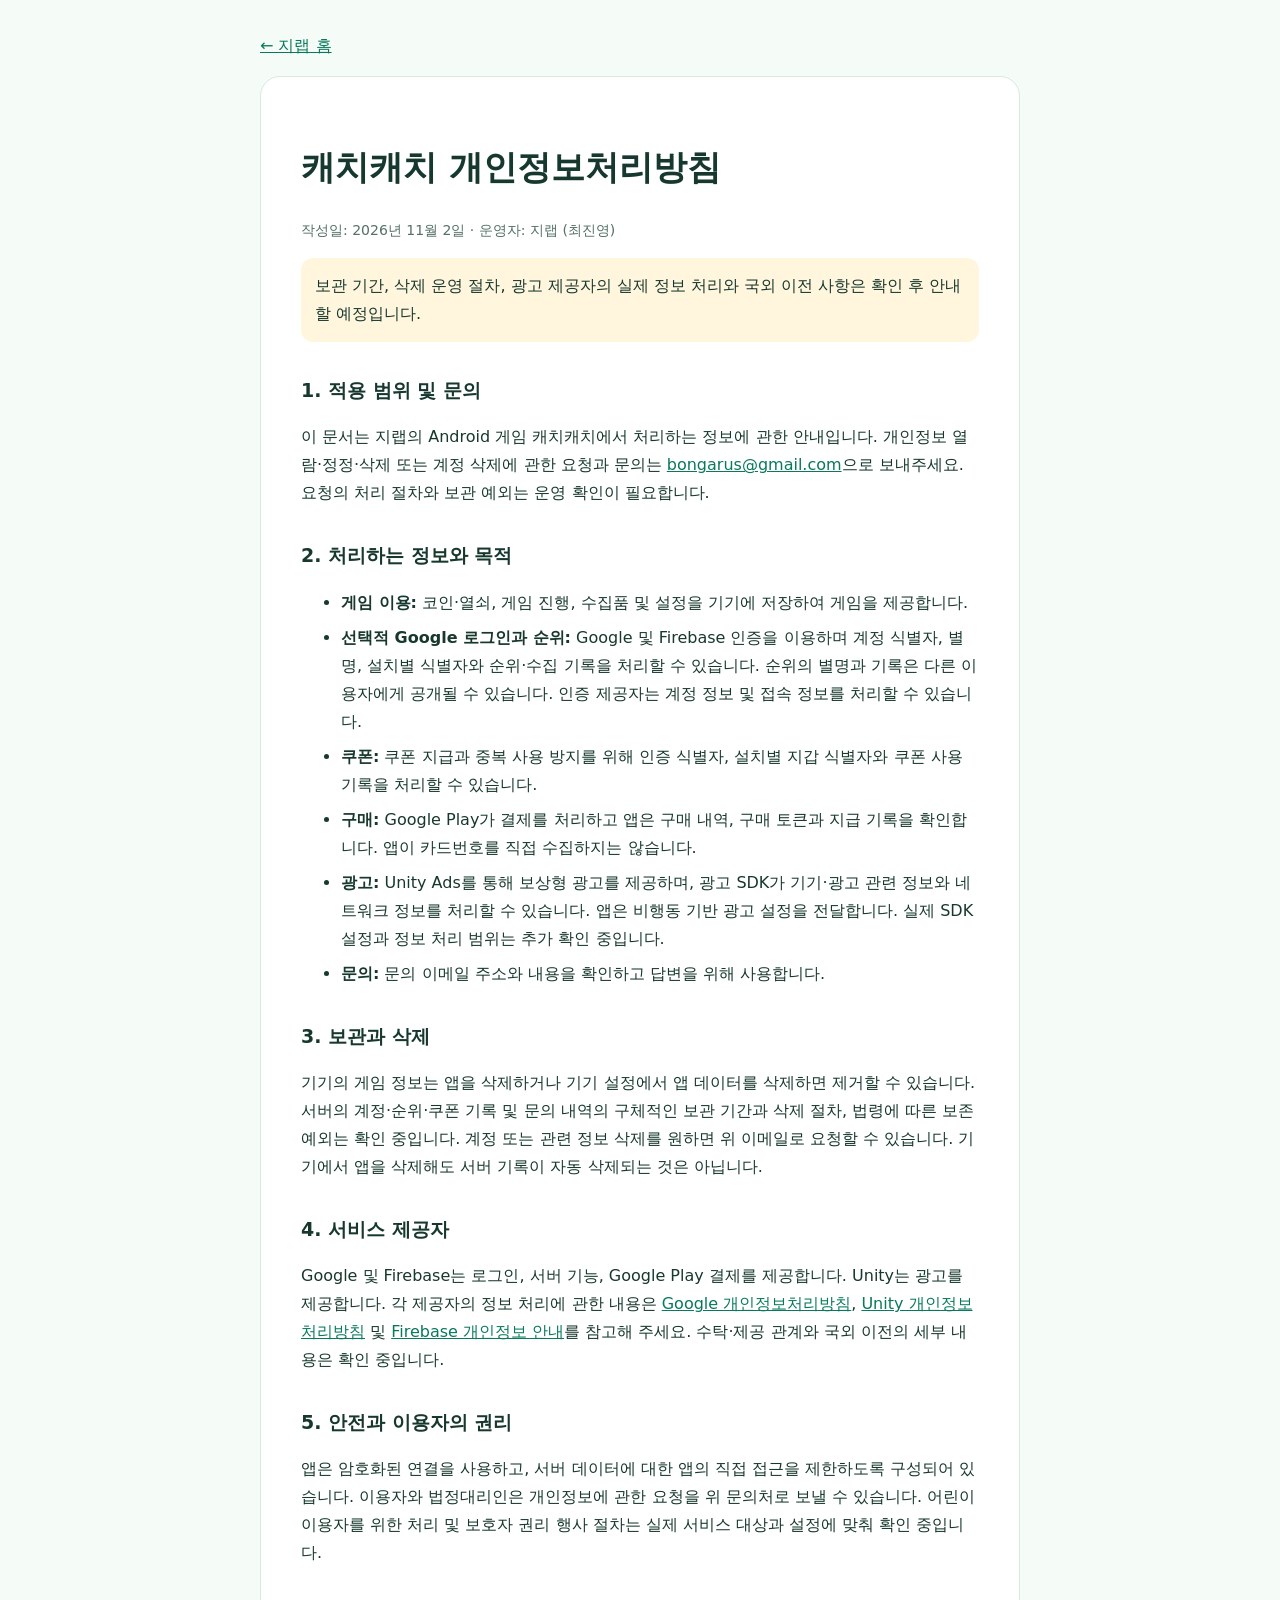
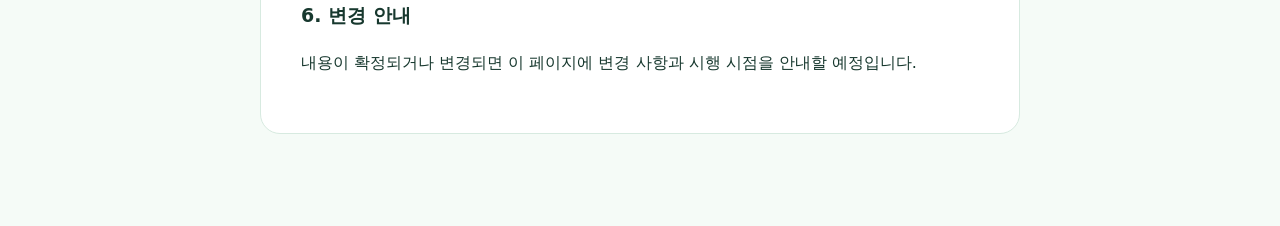
<file: privacy-totocatch.html>
<!doctype html>
<html lang="ko"><head><meta charset="utf-8"><meta name="viewport" content="width=device-width, initial-scale=1"><meta name="description" content="캐치캐치 개인정보처리방침"><title>캐치캐치 개인정보처리방침 | 지랩</title><link rel="icon" href="/favicon.ico"><style>body{margin:0;background:#f5fbf7;color:#17382e;font:16px/1.75 system-ui,sans-serif}main{max-width:760px;margin:32px auto;padding:0 20px 60px}article{background:#fff;border:1px solid #d7eae0;border-radius:20px;padding:clamp(20px,5vw,40px)}h1{font-size:clamp(25px,5vw,34px);line-height:1.3}h2{font-size:19px;margin-top:32px}a{color:#08795c;overflow-wrap:anywhere}.notice{background:#fff6dd;border-radius:12px;padding:14px}.meta{color:#557166;font-size:14px}li{margin:7px 0}</style></head><body><main><p><a href="/">← 지랩 홈</a></p><article><h1>캐치캐치 개인정보처리방침</h1><p class="meta">작성일: 2026년 11월 2일 · 운영자: 지랩 (최진영)</p><p class="notice">보관 기간, 삭제 운영 절차, 광고 제공자의 실제 정보 처리와 국외 이전 사항은 확인 후 안내할 예정입니다.</p>
<h2>1. 적용 범위 및 문의</h2><p>이 문서는 지랩의 Android 게임 캐치캐치에서 처리하는 정보에 관한 안내입니다. 개인정보 열람·정정·삭제 또는 계정 삭제에 관한 요청과 문의는 <a href="mailto:bongarus@gmail.com?subject=%5B%EC%BA%90%EC%B9%98%EC%BA%90%EC%B9%98%5D%20%EA%B0%9C%EC%9D%B8%EC%A0%95%EB%B3%B4%20%EB%AC%B8%EC%9D%98">bongarus@gmail.com</a>으로 보내주세요. 요청의 처리 절차와 보관 예외는 운영 확인이 필요합니다.</p>
<h2>2. 처리하는 정보와 목적</h2><ul><li><strong>게임 이용:</strong> 코인·열쇠, 게임 진행, 수집품 및 설정을 기기에 저장하여 게임을 제공합니다.</li><li><strong>선택적 Google 로그인과 순위:</strong> Google 및 Firebase 인증을 이용하며 계정 식별자, 별명, 설치별 식별자와 순위·수집 기록을 처리할 수 있습니다. 순위의 별명과 기록은 다른 이용자에게 공개될 수 있습니다. 인증 제공자는 계정 정보 및 접속 정보를 처리할 수 있습니다.</li><li><strong>쿠폰:</strong> 쿠폰 지급과 중복 사용 방지를 위해 인증 식별자, 설치별 지갑 식별자와 쿠폰 사용 기록을 처리할 수 있습니다.</li><li><strong>구매:</strong> Google Play가 결제를 처리하고 앱은 구매 내역, 구매 토큰과 지급 기록을 확인합니다. 앱이 카드번호를 직접 수집하지는 않습니다.</li><li><strong>광고:</strong> Unity Ads를 통해 보상형 광고를 제공하며, 광고 SDK가 기기·광고 관련 정보와 네트워크 정보를 처리할 수 있습니다. 앱은 비행동 기반 광고 설정을 전달합니다. 실제 SDK 설정과 정보 처리 범위는 추가 확인 중입니다.</li><li><strong>문의:</strong> 문의 이메일 주소와 내용을 확인하고 답변을 위해 사용합니다.</li></ul>
<h2>3. 보관과 삭제</h2><p>기기의 게임 정보는 앱을 삭제하거나 기기 설정에서 앱 데이터를 삭제하면 제거할 수 있습니다. 서버의 계정·순위·쿠폰 기록 및 문의 내역의 구체적인 보관 기간과 삭제 절차, 법령에 따른 보존 예외는 확인 중입니다. 계정 또는 관련 정보 삭제를 원하면 위 이메일로 요청할 수 있습니다. 기기에서 앱을 삭제해도 서버 기록이 자동 삭제되는 것은 아닙니다.</p>
<h2>4. 서비스 제공자</h2><p>Google 및 Firebase는 로그인, 서버 기능, Google Play 결제를 제공합니다. Unity는 광고를 제공합니다. 각 제공자의 정보 처리에 관한 내용은 <a href="https://policies.google.com/privacy">Google 개인정보처리방침</a>, <a href="https://unity.com/legal/privacy-policy">Unity 개인정보처리방침</a> 및 <a href="https://firebase.google.com/support/privacy">Firebase 개인정보 안내</a>를 참고해 주세요. 수탁·제공 관계와 국외 이전의 세부 내용은 확인 중입니다.</p>
<h2>5. 안전과 이용자의 권리</h2><p>앱은 암호화된 연결을 사용하고, 서버 데이터에 대한 앱의 직접 접근을 제한하도록 구성되어 있습니다. 이용자와 법정대리인은 개인정보에 관한 요청을 위 문의처로 보낼 수 있습니다. 어린이 이용자를 위한 처리 및 보호자 권리 행사 절차는 실제 서비스 대상과 설정에 맞춰 확인 중입니다.</p>
<h2>6. 변경 안내</h2><p>내용이 확정되거나 변경되면 이 페이지에 변경 사항과 시행 시점을 안내할 예정입니다.</p></article></main></body></html>
</file>
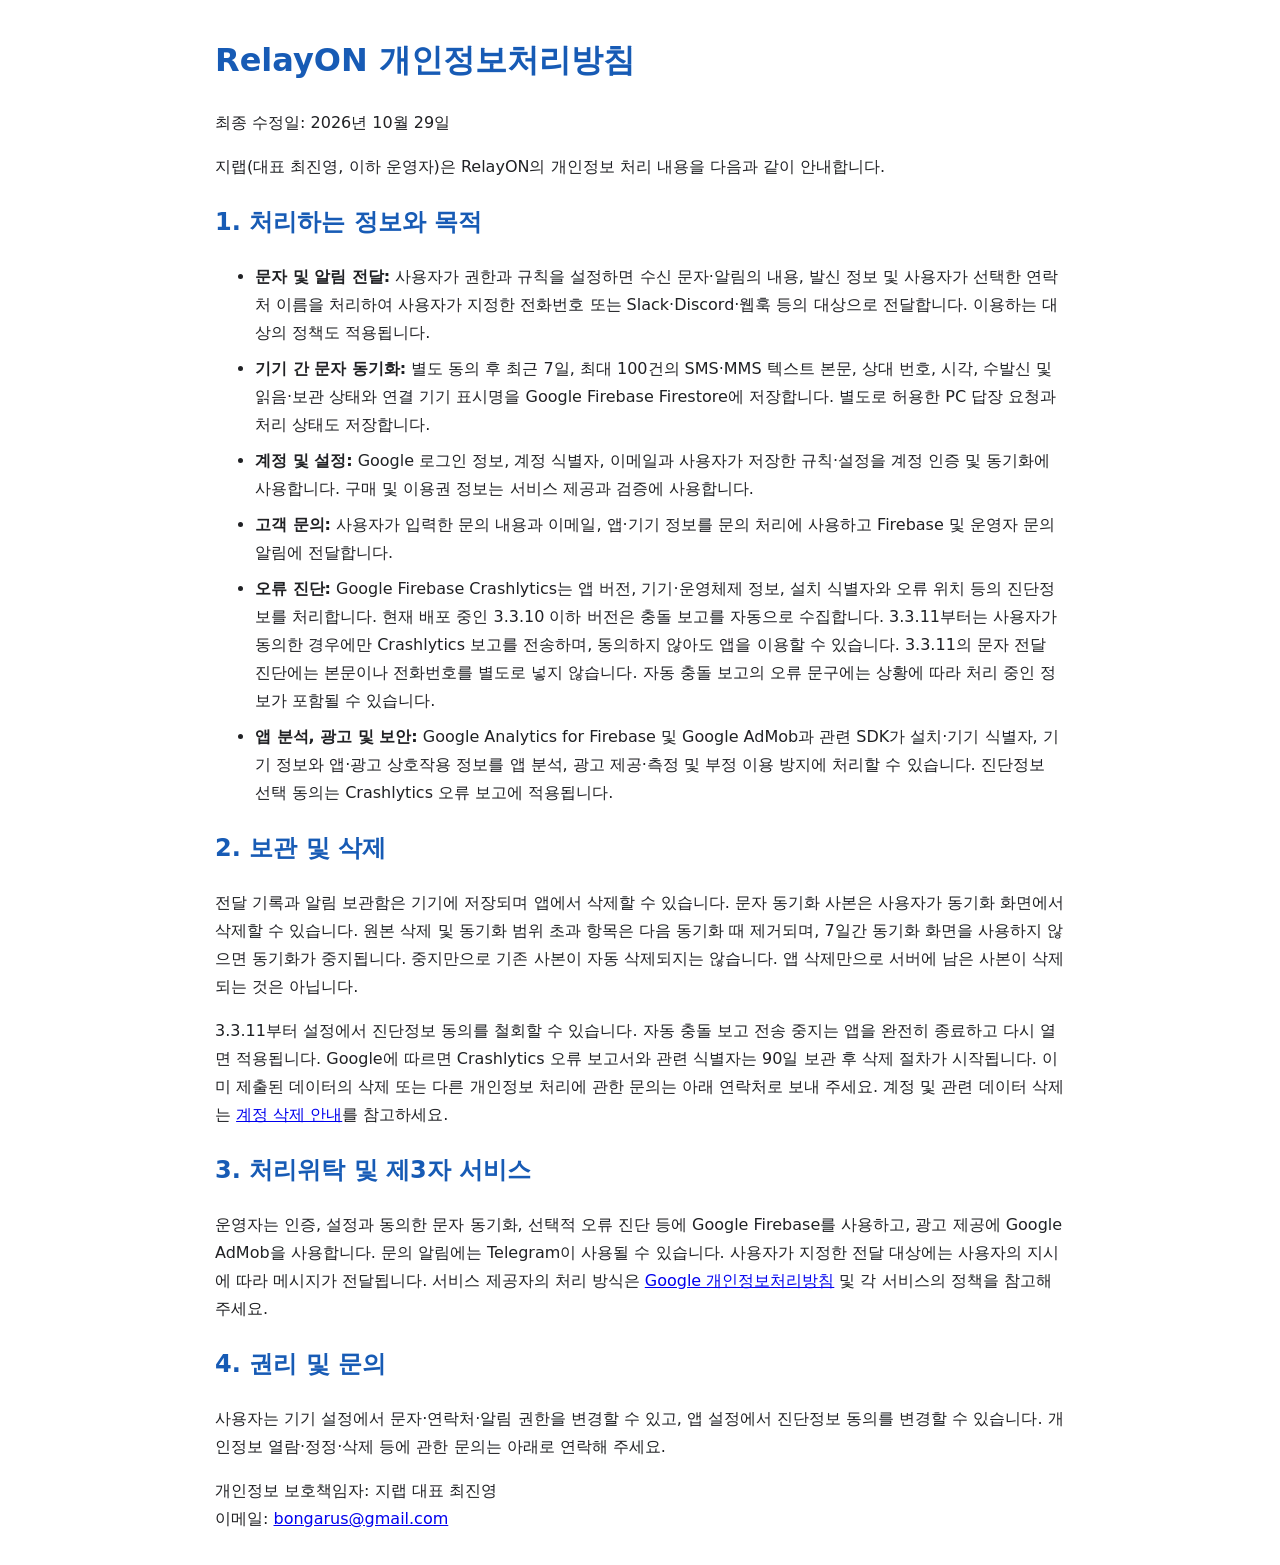
<file: privacy.html>
<!doctype html>
<html lang="ko"><head><meta charset="utf-8"><meta name="viewport" content="width=device-width,initial-scale=1"><title>RelayON 개인정보처리방침</title><style>body{font:16px/1.75 system-ui,sans-serif;max-width:850px;margin:2em auto;padding:0 20px;color:#202124}h1,h2{color:#175bb5}li{margin:.5em 0}</style></head><body>
<h1>RelayON 개인정보처리방침</h1><p>최종 수정일: 2026년 10월 29일</p>
<p>지랩(대표 최진영, 이하 운영자)은 RelayON의 개인정보 처리 내용을 다음과 같이 안내합니다.</p>
<h2>1. 처리하는 정보와 목적</h2><ul>
<li><b>문자 및 알림 전달:</b> 사용자가 권한과 규칙을 설정하면 수신 문자·알림의 내용, 발신 정보 및 사용자가 선택한 연락처 이름을 처리하여 사용자가 지정한 전화번호 또는 Slack·Discord·웹훅 등의 대상으로 전달합니다. 이용하는 대상의 정책도 적용됩니다.</li>
<li><b>기기 간 문자 동기화:</b> 별도 동의 후 최근 7일, 최대 100건의 SMS·MMS 텍스트 본문, 상대 번호, 시각, 수발신 및 읽음·보관 상태와 연결 기기 표시명을 Google Firebase Firestore에 저장합니다. 별도로 허용한 PC 답장 요청과 처리 상태도 저장합니다.</li>
<li><b>계정 및 설정:</b> Google 로그인 정보, 계정 식별자, 이메일과 사용자가 저장한 규칙·설정을 계정 인증 및 동기화에 사용합니다. 구매 및 이용권 정보는 서비스 제공과 검증에 사용합니다.</li>
<li><b>고객 문의:</b> 사용자가 입력한 문의 내용과 이메일, 앱·기기 정보를 문의 처리에 사용하고 Firebase 및 운영자 문의 알림에 전달합니다.</li>
<li><b>오류 진단:</b> Google Firebase Crashlytics는 앱 버전, 기기·운영체제 정보, 설치 식별자와 오류 위치 등의 진단정보를 처리합니다. 현재 배포 중인 3.3.10 이하 버전은 충돌 보고를 자동으로 수집합니다. 3.3.11부터는 사용자가 동의한 경우에만 Crashlytics 보고를 전송하며, 동의하지 않아도 앱을 이용할 수 있습니다. 3.3.11의 문자 전달 진단에는 본문이나 전화번호를 별도로 넣지 않습니다. 자동 충돌 보고의 오류 문구에는 상황에 따라 처리 중인 정보가 포함될 수 있습니다.</li>
<li><b>앱 분석, 광고 및 보안:</b> Google Analytics for Firebase 및 Google AdMob과 관련 SDK가 설치·기기 식별자, 기기 정보와 앱·광고 상호작용 정보를 앱 분석, 광고 제공·측정 및 부정 이용 방지에 처리할 수 있습니다. 진단정보 선택 동의는 Crashlytics 오류 보고에 적용됩니다.</li></ul>
<h2>2. 보관 및 삭제</h2><p>전달 기록과 알림 보관함은 기기에 저장되며 앱에서 삭제할 수 있습니다. 문자 동기화 사본은 사용자가 동기화 화면에서 삭제할 수 있습니다. 원본 삭제 및 동기화 범위 초과 항목은 다음 동기화 때 제거되며, 7일간 동기화 화면을 사용하지 않으면 동기화가 중지됩니다. 중지만으로 기존 사본이 자동 삭제되지는 않습니다. 앱 삭제만으로 서버에 남은 사본이 삭제되는 것은 아닙니다.</p>
<p>3.3.11부터 설정에서 진단정보 동의를 철회할 수 있습니다. 자동 충돌 보고 전송 중지는 앱을 완전히 종료하고 다시 열면 적용됩니다. Google에 따르면 Crashlytics 오류 보고서와 관련 식별자는 90일 보관 후 삭제 절차가 시작됩니다. 이미 제출된 데이터의 삭제 또는 다른 개인정보 처리에 관한 문의는 아래 연락처로 보내 주세요. 계정 및 관련 데이터 삭제는 <a href="https://gist.github.com/bongaru/a979f8a670b65e9d4c66175a83094f72">계정 삭제 안내</a>를 참고하세요.</p>
<h2>3. 처리위탁 및 제3자 서비스</h2><p>운영자는 인증, 설정과 동의한 문자 동기화, 선택적 오류 진단 등에 Google Firebase를 사용하고, 광고 제공에 Google AdMob을 사용합니다. 문의 알림에는 Telegram이 사용될 수 있습니다. 사용자가 지정한 전달 대상에는 사용자의 지시에 따라 메시지가 전달됩니다. 서비스 제공자의 처리 방식은 <a href="https://policies.google.com/privacy">Google 개인정보처리방침</a> 및 각 서비스의 정책을 참고해 주세요.</p>
<h2>4. 권리 및 문의</h2><p>사용자는 기기 설정에서 문자·연락처·알림 권한을 변경할 수 있고, 앱 설정에서 진단정보 동의를 변경할 수 있습니다. 개인정보 열람·정정·삭제 등에 관한 문의는 아래로 연락해 주세요.</p><p>개인정보 보호책임자: 지랩 대표 최진영<br>이메일: <a href="mailto:bongarus@gmail.com">bongarus@gmail.com</a></p></body></html>
</file>
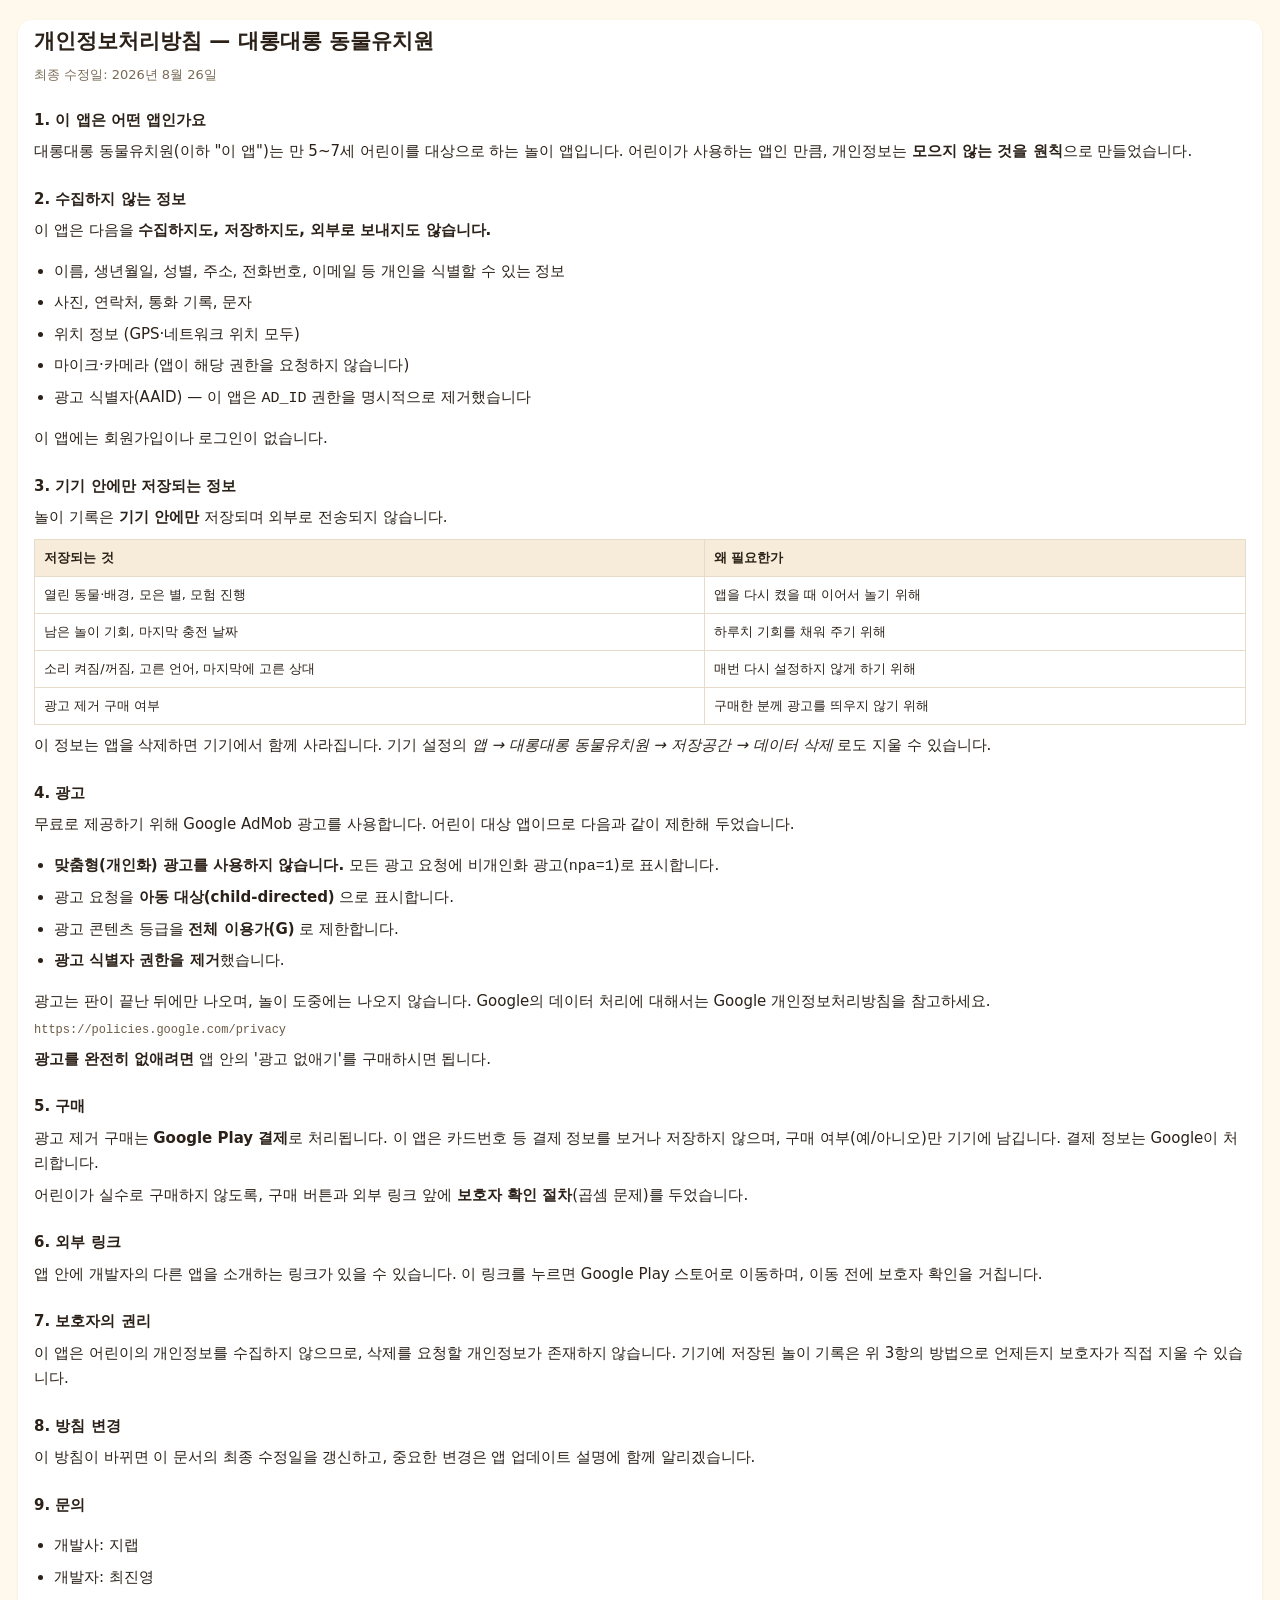
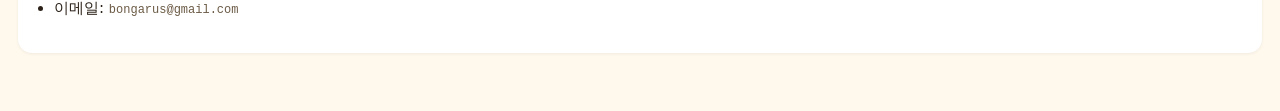
<file: privacy2.html>
<!doctype html>
<html lang="ko">
<head>
<meta charset="utf-8">
<meta name="viewport" content="width=device-width, initial-scale=1, viewport-fit=cover">
<title>Privacy Policy</title>
<style>
  :root { color-scheme: light; }
  body {
    margin: 0; padding: 20px 18px 60px;
    font: 15px/1.7 -apple-system, "Noto Sans KR", system-ui, sans-serif;
    color: #2b2118; background: #FFF8EC;
  }
  h1 { font-size: 21px; margin: 0 0 4px; }
  p.lead { margin: 0 0 20px; color: #7a6a55; font-size: 13px; }
  h2 { font-size: 15px; margin: 22px 0 6px; }
  p, li { margin: 6px 0; }
  ul { padding-left: 20px; }
  table { border-collapse: collapse; width: 100%; margin: 8px 0; font-size: 13px; }
  th, td { border: 1px solid #e6dcc9; padding: 7px 9px; text-align: left; vertical-align: top; }
  th { background: #f6ecd9; font-weight: 700; }
  section { background: #fff; border-radius: 14px; padding: 4px 16px 16px;
            box-shadow: 0 1px 3px rgba(0,0,0,.06); }
  /* 링크는 글자로만 둔다. 아이 손이 닿는 앱이라 문서에서 바깥 웹으로 나가는 길을
     아예 만들지 않는다(앱 쪽 DocScreen도 같은 이유로 바깥 이동을 막는다). */
  .url { font-family: ui-monospace, Menlo, Consolas, monospace; font-size: 12px;
         color: #6b5a45; word-break: break-all; }
  /* 언어는 한 파일 안에 네 벌을 두고 하나만 보여 준다. 파일을 넷으로 나누면
     한 곳을 고칠 때 나머지 셋이 조용히 낡는다 — 방침 문서에서 그건 위험하다. */
  [data-lang] { display: none; }
  [data-lang].on { display: block; }
</style>
<link rel="icon" href="/favicon.ico?v=2" sizes="any">
<link rel="icon" type="image/svg+xml" href="/favicon.svg?v=2">
<link rel="icon" type="image/png" sizes="32x32" href="/favicon-32x32.png?v=2">
<link rel="apple-touch-icon" sizes="180x180" href="/apple-touch-icon.png?v=2">
</head>
<body>

<!-- ============================================================ 한국어 -->
<section data-lang="ko">
  <h1>개인정보처리방침 — 대롱대롱 동물유치원</h1>
  <p class="lead">최종 수정일: 2026년 8월 26일</p>

  <h2>1. 이 앱은 어떤 앱인가요</h2>
  <p>대롱대롱 동물유치원(이하 "이 앱")는 만 5~7세 어린이를 대상으로 하는 놀이 앱입니다.
     어린이가 사용하는 앱인 만큼, 개인정보는 <b>모으지 않는 것을 원칙</b>으로 만들었습니다.</p>

  <h2>2. 수집하지 않는 정보</h2>
  <p>이 앱은 다음을 <b>수집하지도, 저장하지도, 외부로 보내지도 않습니다.</b></p>
  <ul>
    <li>이름, 생년월일, 성별, 주소, 전화번호, 이메일 등 개인을 식별할 수 있는 정보</li>
    <li>사진, 연락처, 통화 기록, 문자</li>
    <li>위치 정보 (GPS·네트워크 위치 모두)</li>
    <li>마이크·카메라 (앱이 해당 권한을 요청하지 않습니다)</li>
    <li>광고 식별자(AAID) — 이 앱은 <code>AD_ID</code> 권한을 명시적으로 제거했습니다</li>
  </ul>
  <p>이 앱에는 회원가입이나 로그인이 없습니다.</p>

  <h2>3. 기기 안에만 저장되는 정보</h2>
  <p>놀이 기록은 <b>기기 안에만</b> 저장되며 외부로 전송되지 않습니다.</p>
  <table>
    <tr><th>저장되는 것</th><th>왜 필요한가</th></tr>
    <tr><td>열린 동물·배경, 모은 별, 모험 진행</td><td>앱을 다시 켰을 때 이어서 놀기 위해</td></tr>
    <tr><td>남은 놀이 기회, 마지막 충전 날짜</td><td>하루치 기회를 채워 주기 위해</td></tr>
    <tr><td>소리 켜짐/꺼짐, 고른 언어, 마지막에 고른 상대</td><td>매번 다시 설정하지 않게 하기 위해</td></tr>
    <tr><td>광고 제거 구매 여부</td><td>구매한 분께 광고를 띄우지 않기 위해</td></tr>
  </table>
  <p>이 정보는 앱을 삭제하면 기기에서 함께 사라집니다.
     기기 설정의 <i>앱 → 대롱대롱 동물유치원 → 저장공간 → 데이터 삭제</i> 로도 지울 수 있습니다.</p>

  <h2>4. 광고</h2>
  <p>무료로 제공하기 위해 Google AdMob 광고를 사용합니다. 어린이 대상 앱이므로 다음과 같이 제한해 두었습니다.</p>
  <ul>
    <li><b>맞춤형(개인화) 광고를 사용하지 않습니다.</b> 모든 광고 요청에 비개인화 광고(<code>npa=1</code>)로 표시합니다.</li>
    <li>광고 요청을 <b>아동 대상(child-directed)</b> 으로 표시합니다.</li>
    <li>광고 콘텐츠 등급을 <b>전체 이용가(G)</b> 로 제한합니다.</li>
    <li><b>광고 식별자 권한을 제거</b>했습니다.</li>
  </ul>
  <p>광고는 판이 끝난 뒤에만 나오며, 놀이 도중에는 나오지 않습니다.
     Google의 데이터 처리에 대해서는 Google 개인정보처리방침을 참고하세요.</p>
  <p class="url">https://policies.google.com/privacy</p>
  <p><b>광고를 완전히 없애려면</b> 앱 안의 '광고 없애기'를 구매하시면 됩니다.</p>

  <h2>5. 구매</h2>
  <p>광고 제거 구매는 <b>Google Play 결제</b>로 처리됩니다. 이 앱은 카드번호 등 결제 정보를 보거나
     저장하지 않으며, 구매 여부(예/아니오)만 기기에 남깁니다. 결제 정보는 Google이 처리합니다.</p>
  <p>어린이가 실수로 구매하지 않도록, 구매 버튼과 외부 링크 앞에 <b>보호자 확인 절차</b>(곱셈 문제)를 두었습니다.</p>

  <h2>6. 외부 링크</h2>
  <p>앱 안에 개발자의 다른 앱을 소개하는 링크가 있을 수 있습니다. 이 링크를 누르면 Google Play
     스토어로 이동하며, 이동 전에 보호자 확인을 거칩니다.</p>

  <h2>7. 보호자의 권리</h2>
  <p>이 앱은 어린이의 개인정보를 수집하지 않으므로, 삭제를 요청할 개인정보가 존재하지 않습니다.
     기기에 저장된 놀이 기록은 위 3항의 방법으로 언제든지 보호자가 직접 지울 수 있습니다.</p>

  <h2>8. 방침 변경</h2>
  <p>이 방침이 바뀌면 이 문서의 최종 수정일을 갱신하고, 중요한 변경은 앱 업데이트 설명에 함께 알리겠습니다.</p>

  <h2>9. 문의</h2>
  <ul>
    <li>개발사: 지랩</li>
    <li>개발자: 최진영</li>
    <li>이메일: <span class="url">bongarus@gmail.com</span></li>
  </ul>
</section>

<!-- ============================================================ English -->
<section data-lang="en">
  <h1>Privacy Policy — Wobble Woods</h1>
  <p class="lead">Last updated: 26 August 2026</p>

  <h2>1. What this app is</h2>
  <p>Wobble Woods ("the app") is a play app for children aged about 5 to 7.
     Because children use it, it was built on the principle of <b>not collecting personal data at all</b>.</p>

  <h2>2. What we do not collect</h2>
  <p>The app does <b>not collect, store, or send anywhere</b> any of the following:</p>
  <ul>
    <li>Name, date of birth, gender, address, phone number, email, or anything else that identifies a person</li>
    <li>Photos, contacts, call logs, or messages</li>
    <li>Location (neither GPS nor network location)</li>
    <li>Microphone or camera (the app does not request those permissions)</li>
    <li>Advertising ID (AAID) — the app explicitly removes the <code>AD_ID</code> permission</li>
  </ul>
  <p>There is no sign-up and no login.</p>

  <h2>3. What stays on the device only</h2>
  <p>Play progress is stored <b>on the device only</b> and is never transmitted.</p>
  <table>
    <tr><th>What is stored</th><th>Why it is needed</th></tr>
    <tr><td>Unlocked animals and backgrounds, stars, adventure progress</td><td>So play continues where it left off</td></tr>
    <tr><td>Remaining turns, last refill date</td><td>To restore the daily turns</td></tr>
    <tr><td>Sound on/off, chosen language, last chosen opponent</td><td>So settings do not have to be redone each time</td></tr>
    <tr><td>Whether the ad-free version was purchased</td><td>So buyers do not see ads</td></tr>
  </table>
  <p>Deleting the app removes all of it. It can also be cleared via
     <i>Settings → Apps → Wobble Woods → Storage → Clear data</i>.</p>

  <h2>4. Advertising</h2>
  <p>To keep the app free, Google AdMob ads are shown. Because this is a children's app, they are restricted:</p>
  <ul>
    <li><b>No personalised ads.</b> Every request is marked non-personalised (<code>npa=1</code>).</li>
    <li>Every request is tagged as <b>child-directed</b>.</li>
    <li>Ad content is limited to the <b>General (G)</b> rating.</li>
    <li>The <b>advertising ID permission is removed</b>.</li>
  </ul>
  <p>Ads appear only after a game ends, never during play.
     For how Google handles data, see the Google Privacy Policy:</p>
  <p class="url">https://policies.google.com/privacy</p>
  <p><b>To remove ads entirely</b>, purchase "Remove ads" inside the app.</p>

  <h2>5. Purchases</h2>
  <p>The ad-free purchase is handled by <b>Google Play billing</b>. The app never sees or stores card
     numbers or any payment details; it keeps only a yes/no flag on the device. Google handles payment.</p>
  <p>To prevent accidental purchases by children, a <b>grown-up check</b> (a multiplication question)
     stands in front of the purchase button and any external link.</p>

  <h2>6. External links</h2>
  <p>The app may show a link to another app by the same developer. Tapping it opens the Google Play
     Store, and the grown-up check runs first.</p>

  <h2>7. Parents' rights</h2>
  <p>Because the app collects no personal data from children, there is no personal data to request the
     deletion of. Play progress stored on the device can be cleared by a parent at any time using the
     method in section 3.</p>

  <h2>8. Changes to this policy</h2>
  <p>If this policy changes, the date at the top will be updated, and important changes will also be
     noted in the app update description.</p>

  <h2>9. Contact</h2>
  <ul>
    <li>Company: Jilab</li>
    <li>Developer: Jinyoung Choi</li>
    <li>Email: <span class="url">bongarus@gmail.com</span></li>
  </ul>
</section>

<!-- ============================================================ 日本語 -->
<section data-lang="ja">
  <h1>プライバシーポリシー — Wobble Woods</h1>
  <p class="lead">最終更新日: 2026年8月26日</p>

  <h2>1. このアプリについて</h2>
  <p>Wobble Woods（以下「本アプリ」）は、5〜7歳のお子さま向けの遊びのアプリです。
     子どもが使うアプリであるため、<b>個人情報を収集しない</b>ことを原則として作られています。</p>

  <h2>2. 収集しない情報</h2>
  <p>本アプリは以下を<b>収集も保存も、外部への送信もしません。</b></p>
  <ul>
    <li>氏名、生年月日、性別、住所、電話番号、メールアドレスなど個人を特定できる情報</li>
    <li>写真、連絡先、通話履歴、メッセージ</li>
    <li>位置情報（GPS・ネットワーク位置のいずれも）</li>
    <li>マイク・カメラ（これらの権限を要求しません）</li>
    <li>広告ID（AAID）— 本アプリは <code>AD_ID</code> 権限を明示的に削除しています</li>
  </ul>
  <p>会員登録もログインもありません。</p>

  <h2>3. 端末内にのみ保存される情報</h2>
  <p>遊びの記録は<b>端末内にのみ</b>保存され、外部には送信されません。</p>
  <table>
    <tr><th>保存されるもの</th><th>なぜ必要か</th></tr>
    <tr><td>開放した どうぶつ・はいけい、ほし、ぼうけんの しんこう</td><td>次に開いたとき続きから遊べるように</td></tr>
    <tr><td>のこりの かいすう、さいごに ふえた ひ</td><td>1日分の回数を補うため</td></tr>
    <tr><td>おとの オン/オフ、えらんだ ことば、さいごに えらんだ あいて</td><td>毎回 設定し直さなくてよいように</td></tr>
    <tr><td>広告削除を購入したかどうか</td><td>購入された方に広告を出さないため</td></tr>
  </table>
  <p>アプリを削除すると、これらも一緒に消えます。端末の設定から
     <i>アプリ → Wobble Woods → ストレージ → データを削除</i> でも消せます。</p>

  <h2>4. 広告</h2>
  <p>無料で提供するため Google AdMob の広告を使用します。子ども向けアプリであるため、次のように制限しています。</p>
  <ul>
    <li><b>パーソナライズ広告は使用しません。</b>すべての広告リクエストを非パーソナライズ（<code>npa=1</code>）として送信します。</li>
    <li>広告リクエストを<b>子ども向け（child-directed）</b>として指定します。</li>
    <li>広告コンテンツのレーティングを<b>全年齢（G）</b>に制限します。</li>
    <li><b>広告ID権限を削除</b>しています。</li>
  </ul>
  <p>広告はゲームが終わったあとにのみ表示され、遊んでいる最中には出ません。
     Google によるデータの取り扱いについては Google プライバシーポリシーをご覧ください。</p>
  <p class="url">https://policies.google.com/privacy</p>
  <p><b>広告を完全になくすには</b>、アプリ内の「広告を消す」をご購入ください。</p>

  <h2>5. 購入について</h2>
  <p>広告削除の購入は <b>Google Play の決済</b>で処理されます。本アプリはカード番号などの決済情報を
     見ることも保存することもなく、購入済みかどうか（はい／いいえ）のみを端末に残します。決済は Google が処理します。</p>
  <p>お子さまの誤操作による購入を防ぐため、購入ボタンと外部リンクの前に<b>保護者確認</b>（かけ算の問題）を置いています。</p>

  <h2>6. 外部リンク</h2>
  <p>アプリ内に、同じ開発者による他のアプリへのリンクが表示されることがあります。
     タップすると Google Play ストアに移動し、その前に保護者確認を行います。</p>

  <h2>7. 保護者の権利</h2>
  <p>本アプリは子どもの個人情報を収集しないため、削除を請求すべき個人情報は存在しません。
     端末に保存された遊びの記録は、上記3項の方法でいつでも保護者が消すことができます。</p>

  <h2>8. ポリシーの変更</h2>
  <p>本ポリシーが変更された場合は冒頭の最終更新日を更新し、重要な変更はアプリの更新内容にも記載します。</p>

  <h2>9. お問い合わせ</h2>
  <ul>
    <li>開発会社: Jilab（지랩）</li>
    <li>開発者: Jinyoung Choi（최진영）</li>
    <li>メール: <span class="url">bongarus@gmail.com</span></li>
  </ul>
</section>

<!-- ============================================================ 简体中文 -->
<section data-lang="zh">
  <h1>隐私政策 — Wobble Woods</h1>
  <p class="lead">最后更新日期：2026年8月26日</p>

  <h2>1. 关于本应用</h2>
  <p>Wobble Woods（以下称"本应用"）是面向 5~7 岁儿童的游戏应用。
     由于使用者是儿童，本应用以<b>不收集个人信息</b>为原则进行开发。</p>

  <h2>2. 不收集的信息</h2>
  <p>本应用<b>不收集、不保存，也不向外部发送</b>以下信息：</p>
  <ul>
    <li>姓名、出生日期、性别、住址、电话号码、电子邮箱等可识别个人的信息</li>
    <li>照片、通讯录、通话记录、短信</li>
    <li>位置信息（GPS 与网络定位均不使用）</li>
    <li>麦克风、摄像头（本应用不申请这些权限）</li>
    <li>广告标识符（AAID）— 本应用已明确移除 <code>AD_ID</code> 权限</li>
  </ul>
  <p>本应用没有注册，也没有登录。</p>

  <h2>3. 仅保存在设备上的信息</h2>
  <p>游戏记录<b>仅保存在设备内</b>，不会传送到外部。</p>
  <table>
    <tr><th>保存的内容</th><th>为什么需要</th></tr>
    <tr><td>已开启的动物与背景、收集的星星、冒险进度</td><td>再次打开时可以接着玩</td></tr>
    <tr><td>剩余次数、上次补充的日期</td><td>用于补充每天的次数</td></tr>
    <tr><td>声音开关、所选语言、上次选择的对手</td><td>不用每次重新设置</td></tr>
    <tr><td>是否购买了去广告</td><td>已购买的用户不再显示广告</td></tr>
  </table>
  <p>删除应用时这些信息也会一并消失。也可以通过设备设置中的
     <i>应用 → Wobble Woods → 存储 → 清除数据</i> 删除。</p>

  <h2>4. 广告</h2>
  <p>为了免费提供，本应用使用 Google AdMob 广告。由于是儿童应用，已做如下限制：</p>
  <ul>
    <li><b>不使用个性化广告。</b>所有广告请求均标记为非个性化（<code>npa=1</code>）。</li>
    <li>所有广告请求均标记为<b>面向儿童（child-directed）</b>。</li>
    <li>广告内容分级限制为<b>全年龄（G）</b>。</li>
    <li>已<b>移除广告标识符权限</b>。</li>
  </ul>
  <p>广告仅在一局结束后出现，游戏进行中不会出现。
     关于 Google 如何处理数据，请参阅 Google 隐私权政策：</p>
  <p class="url">https://policies.google.com/privacy</p>
  <p><b>如需彻底去除广告</b>，可在应用内购买"去广告"。</p>

  <h2>5. 购买</h2>
  <p>去广告的购买由 <b>Google Play 支付</b>处理。本应用不会查看或保存卡号等支付信息，
     仅在设备上保存是否已购买（是／否）。支付由 Google 处理。</p>
  <p>为防止儿童误购，购买按钮和外部链接之前都设有<b>家长确认</b>（乘法题）。</p>

  <h2>6. 外部链接</h2>
  <p>应用内可能会显示同一开发者其他应用的链接。点击后会跳转到 Google Play 商店，
     跳转前会先进行家长确认。</p>

  <h2>7. 家长的权利</h2>
  <p>由于本应用不收集儿童的个人信息，因此不存在可申请删除的个人信息。
     设备上保存的游戏记录，家长可以随时按第 3 条的方法自行清除。</p>

  <h2>8. 政策变更</h2>
  <p>本政策如有变更，将更新本文开头的最后更新日期，重要变更也会在应用更新说明中一并告知。</p>

  <h2>9. 联系方式</h2>
  <ul>
    <li>开发公司：Jilab（지랩）</li>
    <li>开发者：Jinyoung Choi（최진영）</li>
    <li>邮箱：<span class="url">bongarus@gmail.com</span></li>
  </ul>
</section>

<script>
  /* 앱이 #ko / #en / #ja / #zh 를 붙여 연다(DocScreen). 모르는 값이거나 조각이
     없으면 기본값으로 한국어가 노출된다. */
  (function () {
    var want = (location.hash || '').replace('#', '');
    var el = document.querySelector('[data-lang="' + want + '"]');
    if (!el) el = document.querySelector('[data-lang="ko"]');
    el.classList.add('on');
    document.documentElement.lang = el.getAttribute('data-lang');
  })();
</script>
</body>
</html>
</file>
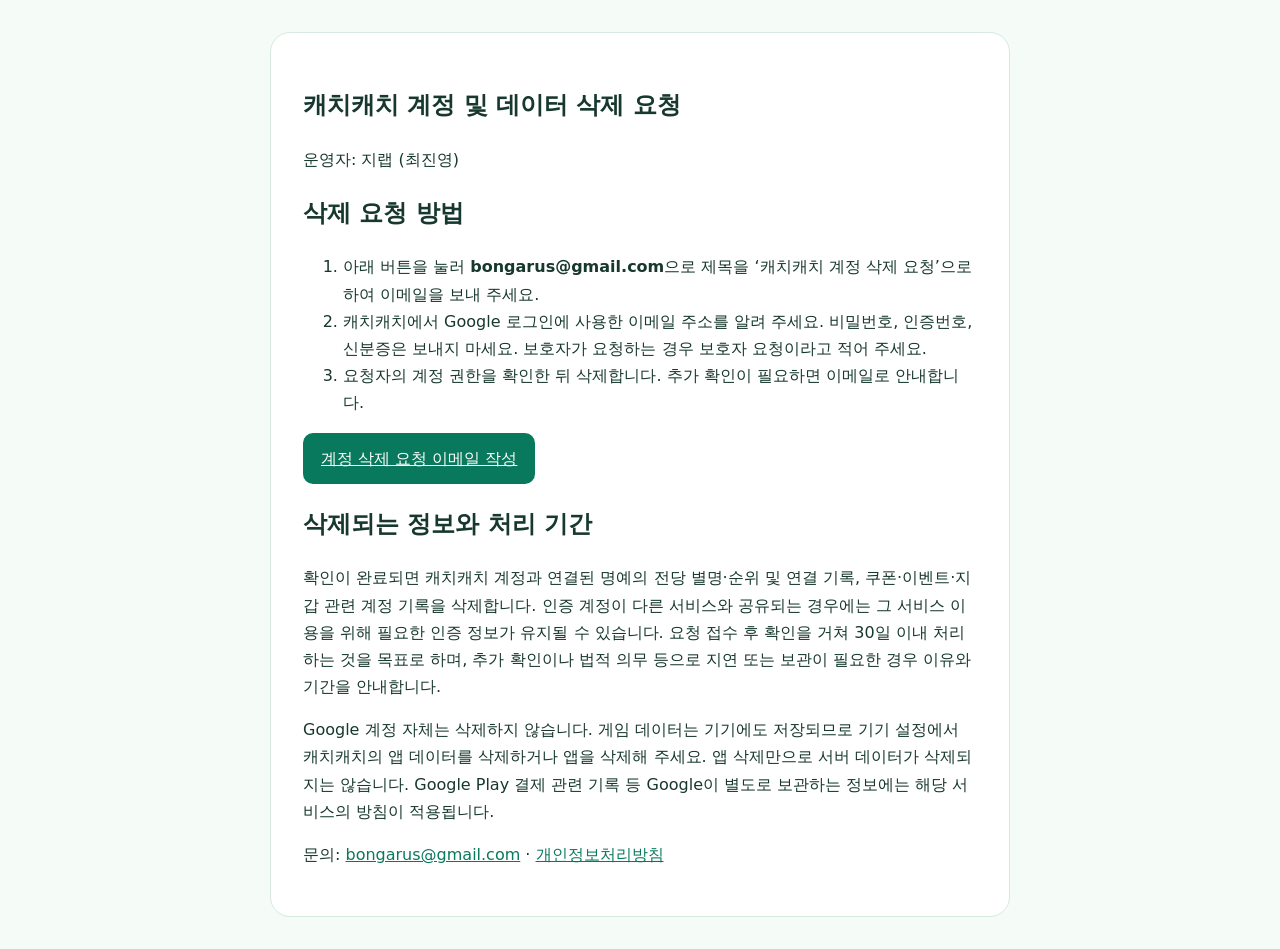
<file: totocatch-delete-account.html>
<!doctype html>
<html lang="ko"><head><meta charset="utf-8"><meta name="viewport" content="width=device-width,initial-scale=1"><title>캐치캐치 계정 및 데이터 삭제 요청 | 지랩</title><style>body{margin:0;background:#f5fbf7;color:#17382e;font:16px/1.7 system-ui,sans-serif}main{max-width:740px;margin:32px auto;padding:0 20px}article{background:white;border:1px solid #d7eae0;border-radius:20px;padding:32px}a{color:#08795c}.button{display:inline-block;padding:12px 18px;background:#08795c;color:white;border-radius:10px}</style></head><body><main><article>
<h1>캐치캐치 계정 및 데이터 삭제 요청</h1><p>운영자: 지랩 (최진영)</p>
<h2>삭제 요청 방법</h2><ol><li>아래 버튼을 눌러 <strong>bongarus@gmail.com</strong>으로 제목을 ‘캐치캐치 계정 삭제 요청’으로 하여 이메일을 보내 주세요.</li><li>캐치캐치에서 Google 로그인에 사용한 이메일 주소를 알려 주세요. 비밀번호, 인증번호, 신분증은 보내지 마세요. 보호자가 요청하는 경우 보호자 요청이라고 적어 주세요.</li><li>요청자의 계정 권한을 확인한 뒤 삭제합니다. 추가 확인이 필요하면 이메일로 안내합니다.</li></ol>
<p><a class="button" href="mailto:bongarus@gmail.com?subject=%5B%EC%BA%90%EC%B9%98%EC%BA%90%EC%B9%98%5D%20%EA%B3%84%EC%A0%95%20%EC%82%AD%EC%A0%9C%20%EC%9A%94%EC%B2%AD">계정 삭제 요청 이메일 작성</a></p>
<h2>삭제되는 정보와 처리 기간</h2><p>확인이 완료되면 캐치캐치 계정과 연결된 명예의 전당 별명·순위 및 연결 기록, 쿠폰·이벤트·지갑 관련 계정 기록을 삭제합니다. 인증 계정이 다른 서비스와 공유되는 경우에는 그 서비스 이용을 위해 필요한 인증 정보가 유지될 수 있습니다. 요청 접수 후 확인을 거쳐 30일 이내 처리하는 것을 목표로 하며, 추가 확인이나 법적 의무 등으로 지연 또는 보관이 필요한 경우 이유와 기간을 안내합니다.</p>
<p>Google 계정 자체는 삭제하지 않습니다. 게임 데이터는 기기에도 저장되므로 기기 설정에서 캐치캐치의 앱 데이터를 삭제하거나 앱을 삭제해 주세요. 앱 삭제만으로 서버 데이터가 삭제되지는 않습니다. Google Play 결제 관련 기록 등 Google이 별도로 보관하는 정보에는 해당 서비스의 방침이 적용됩니다.</p>
<p>문의: <a href="mailto:bongarus@gmail.com">bongarus@gmail.com</a> · <a href="/privacy-totocatch.html">개인정보처리방침</a></p></article></main></body></html>
</file>
